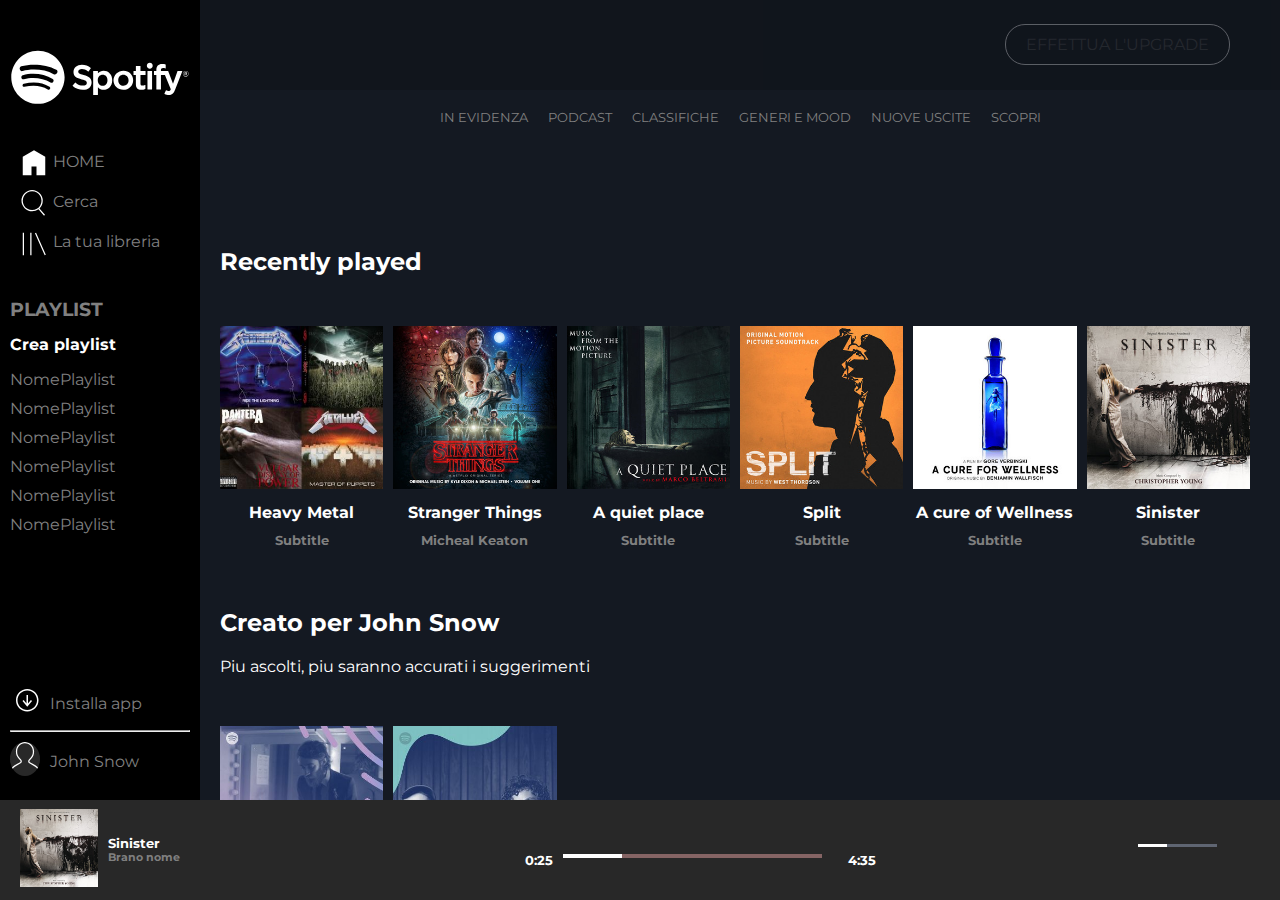
<file: index.html>
<!DOCTYPE html>
<html lang="en">
<head>
    <meta charset="UTF-8">
    <meta http-equiv="X-UA-Compatible" content="IE=edge">
    <meta name="viewport" content="width=device-width, initial-scale=1.0">
    <title>Document</title>
    <!-- FONTAWESOME ICON -->
    <link rel="stylesheet" href="https://cdnjs.cloudflare.com/ajax/libs/font-awesome/6.3.0/css/all.min.css" integrity="sha512-SzlrxWUlpfuzQ+pcUCosxcglQRNAq/DZjVsC0lE40xsADsfeQoEypE+enwcOiGjk/bSuGGKHEyjSoQ1zVisanQ==" crossorigin="anonymous" referrerpolicy="no-referrer" />
    <!-- GOOGLE FONT -->
    <link rel="preconnect" href="https://fonts.googleapis.com">
    <link rel="preconnect" href="https://fonts.gstatic.com" crossorigin>
    <link href="https://fonts.googleapis.com/css2?family=Montserrat:wght@400;500;600&display=swap" rel="stylesheet">

    <!-- CSS STYLE -->
    <link rel="stylesheet" href="css/style.css">
</head>
<body>

    <!-- MAIN WRAPPER FULL PAGE 100VH -->
    <div id="wrapper">

        <!-- MAIN SECTION WITH SIDE NAV AND MAIN SECTION MID -->
        <main class="flex-main">

            <!-- SIDE NAV BAR -->

            <section id="side-bar" class="flex-v">
                <div class="nav-top flex-v">
                         <!-- LOGO -->
                    <div id="logo" >
                        <a href="">
                            <img id="logo-normal" src="img/logo.svg" alt="">
                            <img id="logo-small" src="img/logo-small.svg" alt="">
                        </a>
                    </div>
                    <!-- /LOGO -->

                    <!-- LITTLE LATERAL MENU -->
                    <ul id="menu">                        
                        <li>
                            <img src="img/home.svg" alt="">
                            <span>HOME</span>
                        </li>
                        <li>
                            <img src="img/search.svg" alt="">
                            <span>Cerca</span>
                        </li>
                        <li>
                            <img src="img/libreria.svg" alt="">
                            <span> La tua libreria</span>
                        </li>
                    </ul>
                    <!-- /LITTLE LATERAL MENU -->

                    <!-- PLAYLIST -->
                    <div id="playlist">

                        <!-- TITLE LIST -->
                        
                        <h3>PLAYLIST</h3>
                        <a href="">
                            <h4><i class="fa-solid fa-plus"></i> Crea playlist</h4>
                        </a>
                            <!-- /TITLE LIST -->
                                        
                        <!-- MINILIST OF PLAYLIST -->
                        <ul class="playlist">
                            <li><a href="">NomePlaylist</a></li>
                            <li><a href="">NomePlaylist</a></li>
                            <li><a href="">NomePlaylist</a></li>
                            <li><a href="">NomePlaylist</a></li>
                            <li><a href="">NomePlaylist</a></li>
                            <li><a href="">NomePlaylist</a></li>
                        </ul>
                        <!-- /MINILIST OF PLAYLIST -->

                    </div>
                    <!-- /PLAYLIST -->
                </div>               

                <div id="install">
                    <a href="">
                        <div id="download">
                            <img src="img/download.svg" alt=""> 
                        </div>
                        <span> Installa app</span></h4>                            
                    </a>

                    <div id="download2">
                        <img src="img/download.svg" alt="">
                    </div>
                    <hr>

                    <a href="">
                        <div id="user">
                            <img src="img/profile.svg" alt="">
                        </div>
                        <span> John Snow</span></h3>
                    </a>
                    <div id="user2">
                        <img src="img/profile.svg" alt="">
                    </div>
                </div>
            </section>
            <!-- /SIDE NAV BAR -->

            <!-- CORE OF PAGE -->
            <section id="main">
                <!-- HEADER OF MAIN SECTION -->
                <header>
                    <a href="">EFFETTUA L'UPGRADE</a>
                </header>
                <!-- /HEADER OF MAIN SECTION -->

                <!-- NAVIGATION MENU UNDER HEADER -->
                <ul id="head-nav" class="flex-nav">
                    <a href="">
                        <li>IN EVIDENZA <hr></li>
                    </a>
                    <a href="">
                    <li>PODCAST <hr></li>
                    </a>
                    <a href="">
                    <li>CLASSIFICHE <hr></li>
                    </a>
                    <a href="">
                        <li>GENERI E MOOD <hr></li>
                    </a>
                    <a href="">
                        <li>NUOVE USCITE <hr></li>
                    </a>
                    <a href="">
                        <li>SCOPRI <hr></li>
                    </a>
                </ul>
                <!-- /NAVIGATION MENU UNDER HEADER -->

                <!-- 1 HEAD TITLE -->
                <h2 class="head-title">Recently played</h2>
                <!-- /1HEAD TITLE -->

                <!-- 1 ALBUM CARDS -->
                <div class="row1">
                    <div class="col flex-wrap">
                        <div class="card">
                            <img src="img/metal_lifting.jpg" alt="">
                            <i class="fa-regular fa-circle-play play"></i>
                            <h4 class="title">Heavy Metal</h4>
                            <h5 class="subtitle">Subtitle</h5>
                        </div>
                        <div class="card">
                            <img src="img/stranger.jpeg" alt="">
                            <i class="fa-regular fa-circle-play play"></i>

                            <h4 class="title">Stranger Things</h4>
                            <h5 class="subtitle">Micheal Keaton</h5>
                        </div>
                        <div class="card">
                            <img src="img/aquietplace.jpeg" alt="">
                            <i class="fa-regular fa-circle-play play"></i>
                            <h4 class="title">A quiet place</h4>
                            <h5 class="subtitle">Subtitle</h5>
                        </div>
                        <div class="card">
                            <img src="img/split.jpeg" alt="">
                            <i class="fa-regular fa-circle-play play"></i>
                            <h4 class="title">Split</h4>
                            <h5 class="subtitle">Subtitle</h5>
                        </div>
                        <div class="card">
                            <img src="img/cure.jpeg" alt="">
                            <i class="fa-regular fa-circle-play play"></i>
                            <h4 class="title">A cure of Wellness</h4>
                            <h5 class="subtitle">Subtitle</h5>
                        </div>
                        <div class="card">
                            <img src="img/sinister.jpeg" alt="">
                            <i class="fa-regular fa-circle-play play"></i>
                            <h4 class="title">Sinister</h4>
                            <h5 class="subtitle">Subtitle</h5>
                        </div>
                        
                    </div>
                </div>
                <!-- /1ALBUM CARDS -->

                <!-- 2 HEAD TITLE -->
                <h2 class="head-title">Creato per John Snow</h2>
                <p>Piu ascolti, piu saranno accurati i suggerimenti</p>
                <!-- /2HEAD TITLE -->

                <!-- 2 ALBUM CARDS -->
                <div class="row2">
                    <div class="col flex-wrap">
                        <div class="card">
                            <img src="img/radar.jpeg" alt="">
                            <i class="fa-regular fa-circle-play play"></i>
                            <h4 class="title">Release data</h4>
                        </div>
                        <div class="card">
                            <img src="img/mixdaily.jpeg" alt=""> 
                            <i class="fa-regular fa-circle-play play"></i>
                            <h4 class="title">Daily mix</h4>                           
                        </div>
                                                
                    </div>
                </div>
                <!-- /2ALBUM CARDS -->

                <!-- 3 HEAD TITLE -->
                <h2 class="head-title">Artisti piu popolari</h2>
                <!-- /3 HEAD TITLE -->

                <!-- 3 ALBUM CARDS -->
                <div class="row3">
                    <div class="col flex-wrap">
                        <div class="card">
                            <img src="img/youg.jpeg" alt="">
                            <i class="fa-regular fa-circle-play play"></i>
                            <h4 class="title">Lana Del Rey</h4>
                        </div>
                        <div class="card">
                            <img src="img/einaudi.jpeg" alt="">
                            <i class="fa-regular fa-circle-play play"></i>
                            <h4 class="title">Ludovico Enaudi</h4>
                        </div>
                                                
                    </div>
                </div>
                <!-- /3ALBUM CARDS -->
                
            </section>
            <!-- /CORE OF PAGE -->




        </main>
        <!-- /MAIN SECTION WITH SIDE NAV AND MAIN SECTION MID -->



        <!-- BOTTOM NAVIGATOR -->
        <nav id="nav-bot" class="flex-bot">
            <div id="currently" class="flex-bot">
                <div class="card-bot flex-card-bot">
                    <div id="sinister">
                        <img src="img/sinister.jpeg" alt="">
                    </div>
                    <div class="description">
                        <h4 class="title-bot">Sinister</h4>
                        <h5 class="sub-bot">Brano nome</h5>
                    </div>

                </div>
                <span id="icon">
                    <i class="fa-regular fa-heart"></i>
                    <i class="fa-regular fa-folder"></i>
                </span>
            </div>
            <div id="play" class="flex-v">
                <div id="comand-play">
                    <ul>
                        <li>
                            <i class="fa-solid fa-shuffle"></i>
                        </li>
                        <li>
                            <i class="fa-solid fa-backward-step"></i>
                        </li>
                        <li>
                            <i class="fa-regular fa-circle-play plays"></i>
                        </li>
                        <li>
                            <i class="fa-solid fa-forward-step"></i>
                        </li>
                    </ul>
                </div>
                <div id="progress" class="flex-card-bot" > 
                    <h5>0:25</h5>
                    <div class="bar">
                        <div id="progress-bar"></div>
                        <span class="circle"></span>
                        <div id="under-bar" ></div>
                    </div>
                    <h5>4:35</h5>
                </div>
            </div>
            <div id="comand" class="flex-card-bot">
                <i class="fa-solid fa-bars"></i>
                <i class="fa-solid fa-desktop"></i>
                <i class="fa-solid fa-volume-high"></i>
                <div class="bar">
                    <div id="volume"></div>
                    <span class="circle"></span>
                    <div id="under-volume"></div>
                </div>
            </div>            
        </nav>
        <!-- /BOTTOM NAVIGATOR -->
    </div>
    <!-- /MAIN WRAPPER FULL PAGE 100VH -->



    
</body>
</html>
</file>
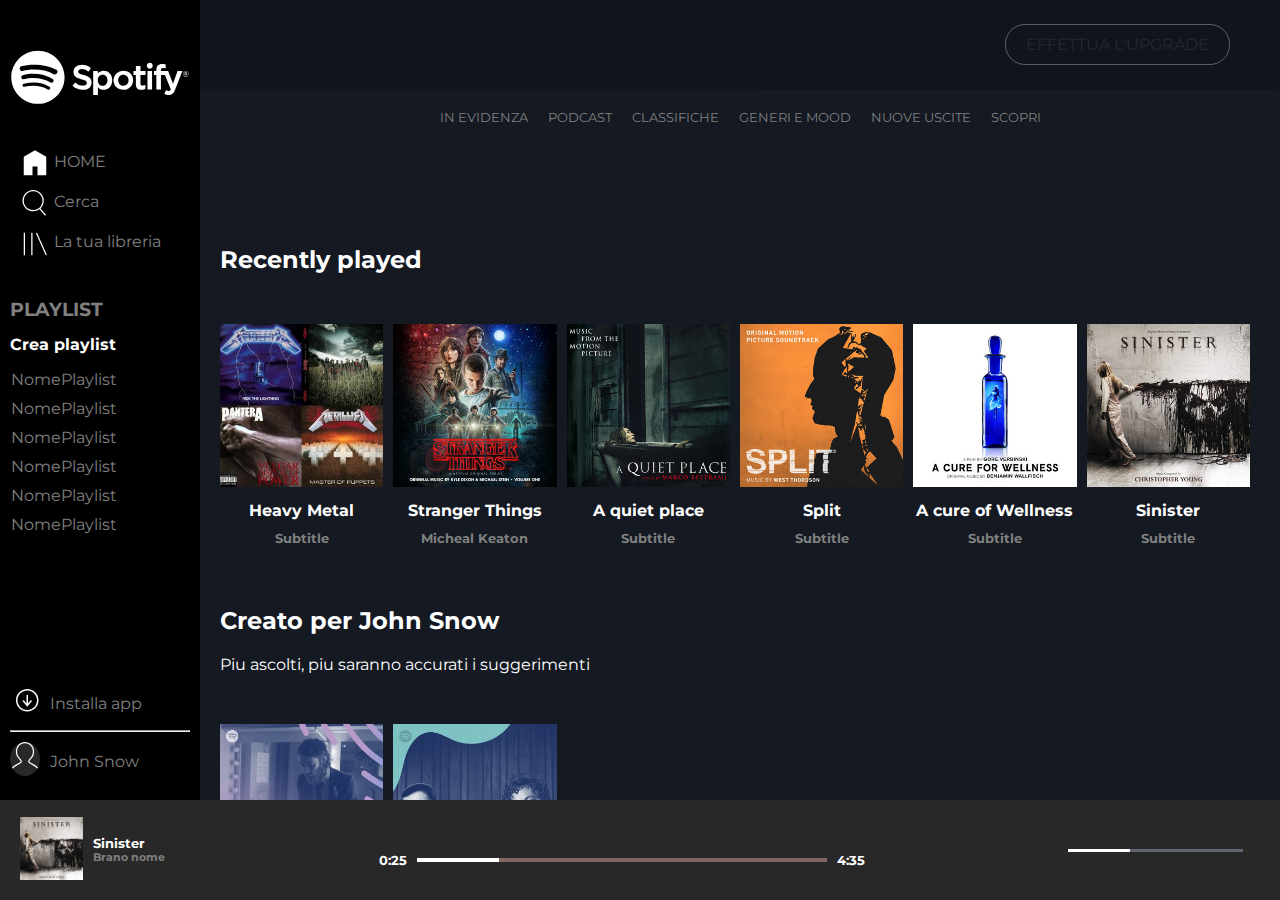
<file: BONUS EXTRA BY OLGA/index.html>
<!DOCTYPE html>
<html lang="en">
<head>
    <meta charset="UTF-8">
    <meta http-equiv="X-UA-Compatible" content="IE=edge">
    <meta name="viewport" content="width=device-width, initial-scale=1.0">
    <title>Document</title>
    <!-- FONTAWESOME ICON -->
    <link rel="stylesheet" href="https://cdnjs.cloudflare.com/ajax/libs/font-awesome/6.3.0/css/all.min.css" integrity="sha512-SzlrxWUlpfuzQ+pcUCosxcglQRNAq/DZjVsC0lE40xsADsfeQoEypE+enwcOiGjk/bSuGGKHEyjSoQ1zVisanQ==" crossorigin="anonymous" referrerpolicy="no-referrer" />
    <!-- GOOGLE FONT -->
    <link rel="preconnect" href="https://fonts.googleapis.com">
    <link rel="preconnect" href="https://fonts.gstatic.com" crossorigin>
    <link href="https://fonts.googleapis.com/css2?family=Montserrat:wght@400;500;600&display=swap" rel="stylesheet">

    <!-- CSS STYLE -->
    <link rel="stylesheet" href="css/style.css">
</head>
<body>

    <!-- MAIN WRAPPER FULL PAGE 100VH -->
    <div id="wrapper">

        <!-- MAIN SECTION WITH SIDE NAV AND MAIN SECTION MID -->
        <main class="flex-main">

            <!-- SIDE NAV BAR -->

            <section id="side-bar" class="flex-v">
                <div class="nav-top flex-v">
                         <!-- LOGO -->
                    <div id="logo" >
                        <a href="">
                            <img id="logo-normal" src="img/logo.svg" alt="">
                            <img id="logo-small" src="img/logo-small.svg" alt="">
                        </a>
                    </div>
                    <!-- /LOGO -->

                    <!-- LITTLE LATERAL MENU -->
                    <ul id="menu">                        
                        <li>
                            <img src="img/home.svg" alt="">
                            <span>HOME</span>
                        </li>
                        <li>
                            <img src="img/search.svg" alt="">
                            <span>Cerca</span>
                        </li>
                        <li>
                            <img src="img/libreria.svg" alt="">
                            <span> La tua libreria</span>
                        </li>
                    </ul>
                    <!-- /LITTLE LATERAL MENU -->

                    <!-- PLAYLIST -->
                    <div id="playlist">

                        <!-- TITLE LIST -->
                        
                        <h3>PLAYLIST</h3>
                        <a href="">
                            <h4><i class="fa-solid fa-plus"></i> Crea playlist</h4>
                        </a>
                            <!-- /TITLE LIST -->
                                        
                        <!-- MINILIST OF PLAYLIST -->
                        <ul class="playlist">
                            <li><a href="">NomePlaylist</a></li>
                            <li><a href="">NomePlaylist</a></li>
                            <li><a href="">NomePlaylist</a></li>
                            <li><a href="">NomePlaylist</a></li>
                            <li><a href="">NomePlaylist</a></li>
                            <li><a href="">NomePlaylist</a></li>
                        </ul>
                        <!-- /MINILIST OF PLAYLIST -->

                    </div>
                    <!-- /PLAYLIST -->
                </div>               

                <div id="install">
                    <a href="">
                        <div id="download">
                            <img src="img/download.svg" alt=""> 
                        </div>
                        <span> Installa app</span></h4>                            
                    </a>

                    <div id="download2">
                        <img src="img/download.svg" alt="">
                    </div>
                    <hr>

                    <a href="">
                        <div id="user">
                            <img src="img/profile.svg" alt="">
                        </div>
                        <span> John Snow</span></h3>
                    </a>
                    <div id="user2">
                        <img src="img/profile.svg" alt="">
                    </div>
                </div>
            </section>
            <!-- /SIDE NAV BAR -->

            <!-- CORE OF PAGE -->
            <section id="main">
                <!-- HEADER OF MAIN SECTION -->
                <header>
                    <a href="">EFFETTUA L'UPGRADE</a>
                </header>
                <!-- /HEADER OF MAIN SECTION -->

                <!-- NAVIGATION MENU UNDER HEADER -->
                <ul id="head-nav" class="flex-nav">
                    <li>
                        <a href="">IN EVIDENZA</a>
                    </li>
                    <li>
                        <a href="">PODCAST</a>
                    </li>
                    <li>
                        <a href="">CLASSIFICHE</a>
                    </li>
                    <li>
                        <a href="">GENERI E MOOD</a>
                    </li>
                    <li>
                        <a href="">NUOVE USCITE</a>
                    </li>
                    <li>
                        <a href="">SCOPRI</a>
                    </li>
                    
                </ul>
                <!-- /NAVIGATION MENU UNDER HEADER -->

                <!-- 1 HEAD TITLE -->
                <h2 class="head-title">Recently played</h2>
                <!-- /1HEAD TITLE -->

                <!-- 1 ALBUM CARDS -->
                <div class="row1">
                    <div class="col flex-wrap">
                        <div class="card">
                            <img src="img/metal_lifting.jpg" alt="">
                            <i class="fa-regular fa-circle-play play"></i>
                            <h4 class="title">Heavy Metal</h4>
                            <h5 class="subtitle">Subtitle</h5>
                        </div>
                        <div class="card">
                            <img src="img/stranger.jpeg" alt="">
                            <i class="fa-regular fa-circle-play play"></i>

                            <h4 class="title">Stranger Things</h4>
                            <h5 class="subtitle">Micheal Keaton</h5>
                        </div>
                        <div class="card">
                            <img src="img/aquietplace.jpeg" alt="">
                            <i class="fa-regular fa-circle-play play"></i>
                            <h4 class="title">A quiet place</h4>
                            <h5 class="subtitle">Subtitle</h5>
                        </div>
                        <div class="card">
                            <img src="img/split.jpeg" alt="">
                            <i class="fa-regular fa-circle-play play"></i>
                            <h4 class="title">Split</h4>
                            <h5 class="subtitle">Subtitle</h5>
                        </div>
                        <div class="card">
                            <img src="img/cure.jpeg" alt="">
                            <i class="fa-regular fa-circle-play play"></i>
                            <h4 class="title">A cure of Wellness</h4>
                            <h5 class="subtitle">Subtitle</h5>
                        </div>
                        <div class="card">
                            <img src="img/sinister.jpeg" alt="">
                            <i class="fa-regular fa-circle-play play"></i>
                            <h4 class="title">Sinister</h4>
                            <h5 class="subtitle">Subtitle</h5>
                        </div>
                        
                    </div>
                </div>
                <!-- /1ALBUM CARDS -->

                <!-- 2 HEAD TITLE -->
                <h2 class="head-title">Creato per John Snow</h2>
                <p>Piu ascolti, piu saranno accurati i suggerimenti</p>
                <!-- /2HEAD TITLE -->

                <!-- 2 ALBUM CARDS -->
                <div class="row2">
                    <div class="col flex-wrap">
                        <div class="card">
                            <img src="img/radar.jpeg" alt="">
                            <i class="fa-regular fa-circle-play play"></i>
                            <h4 class="title">Release data</h4>
                        </div>
                        <div class="card">
                            <img src="img/mixdaily.jpeg" alt=""> 
                            <i class="fa-regular fa-circle-play play"></i>
                            <h4 class="title">Daily mix</h4>                           
                        </div>
                                                
                    </div>
                </div>
                <!-- /2ALBUM CARDS -->

                <!-- 3 HEAD TITLE -->
                <h2 class="head-title">Artisti piu popolari</h2>
                <!-- /3 HEAD TITLE -->

                <!-- 3 ALBUM CARDS -->
                <div class="row3">
                    <div class="col flex-wrap">
                        <div class="card">
                            <img src="img/youg.jpeg" alt="">
                            <i class="fa-regular fa-circle-play play"></i>
                            <h4 class="title">Lana Del Rey</h4>
                        </div>
                        <div class="card">
                            <img src="img/einaudi.jpeg" alt="">
                            <i class="fa-regular fa-circle-play play"></i>
                            <h4 class="title">Ludovino Enaudi</h4>
                        </div>
                                                
                    </div>
                </div>
                <!-- /3ALBUM CARDS -->
                
            </section>
            <!-- /CORE OF PAGE -->




        </main>
        <!-- /MAIN SECTION WITH SIDE NAV AND MAIN SECTION MID -->



        <!-- BOTTOM NAVIGATOR -->
        <nav id="nav-bot" class="flex-bot">
            <div id="currently" class="flex-bot">
                <div class="card-bot flex-card-bot">
                    <div id="sinister">
                        <img src="img/sinister.jpeg" alt="">
                    </div>
                    <div class="description">
                        <h4 class="title-bot">Sinister</h4>
                        <h5 class="sub-bot">Brano nome</h5>
                    </div>

                </div>
                <span id="icon">
                    <i class="fa-regular fa-heart"></i>
                    <i class="fa-regular fa-folder"></i>
                </span>
            </div>

            <div id="play" class="flex-v">
                <div id="comand-play">
                    <ul>
                        <li>
                            <i class="fa-solid fa-shuffle"></i>
                        </li>
                        <li>
                            <i class="fa-solid fa-backward-step"></i>
                        </li>
                        <li>
                            <i class="fa-regular fa-circle-play plays"></i>
                        </li>
                        <li>
                            <i class="fa-solid fa-forward-step"></i>
                        </li>
                    </ul>
                </div>
                <div id="progress" class="flex-card-bot" > 
                    <h5>0:25</h5>
                    <div class="bar">
                        <div id="progress-bar"></div>
                        <!-- <span class="circle"></span> -->
                        <div id="under-bar" ></div>
                    </div>
                    <h5>4:35</h5>
                </div>
            </div>
            
            <div id="comand" class="flex-card-bot">
                <i class="fa-solid fa-bars"></i>
                <i class="fa-solid fa-desktop"></i>
                <i class="fa-solid fa-volume-high"></i>
                <div class="bar">
                    <div id="volume"></div>
                    <!-- <span class="circle"></span> -->
                    <div id="under-volume"></div>
                </div>
            </div>            
        </nav>
        <!-- /BOTTOM NAVIGATOR -->
    </div>
    <!-- /MAIN WRAPPER FULL PAGE 100VH -->



    
</body>
</html>
</file>
<file: BONUS EXTRA BY OLGA/css/style.css>
/* BONUS EXTRA: 
- FAR SI CHE LA SIDE BAR, AL DIMINUIRE DI HEIGHT DI TUTTO IL BODY, SI ADATTI SENZA FAR 
  SCOMPARIRE GLI ITEM, ALL'OCCORRENZA CHE COMPAIA SCROLL BAR Y

- CERCARE DI USARE PSEUDOCLASSE PER FAR COMPARIRE I BONUS DELLA LINEE VERDI SIA NELLA SIDE
   BAR CHE NELLA NAV BAR SOTTO HEADER */

   
/* RESET */

* {
    margin: 0;
    padding: 0;
    box-sizing: border-box;
}

body{
    font-family: 'Montserrat', sans-serif;
    font-size: 1rem;
    color: white;
}

/* VARIABLES
COMMONS */

img {
    max-width: 100%;
}

a {
    text-decoration: none;
    color: rgb(255, 255, 255);
}

:root{
    --sidebar: #000000;
    --header: #080B12 ;
    --navbot: #282828 ;
    --main: #141922;
}

ul {
    list-style-type: none;
}

.flex-main {
    display: flex;
}

.flex-wrap {
    display: flex;
    flex-wrap: wrap;
    gap: 10px;       
}

.flex-v {
    display: flex;
    flex-direction: column;
    justify-content: space-between;
    gap: 20px;
    padding: 20px 0;
}

.flex-nav {
    display: flex;
    justify-content: center;
    align-items: center;
    gap: 20px;
    font-size: .8rem;
}

.flex-bot {
    display: flex;
    justify-content: space-between;
    align-items: center;
}

.flex-card-bot {
    display: flex;
    gap: 10px;
    align-items: center;
    
}



/* ################################################################# */
                        /* DESKTOP FIRST VIEW max-width: 1200px */
/* #################################################################### */

/* ALL MAIN WRAPPER */

#wrapper {
    /* max-width: 1200px; */
    width: 100%;
    height: 100vh;
    position: fixed;
    /* debug */
    /* background-color: rgb(75, 75, 12); */
}

/* -------------------------------------------------------------- */

/* BOT NAV COMANDS */

#nav-bot {
    width: 100%;
    height: 100px;
    background-color: var(--navbot);
    /* debug */
    /* border: 1px solid green; */
}

#nav-bot > * {
    margin: 10px 20px;
    /* debug */
    /* border: 1px solid red; */
}

#currently *, #play *, #comand *{
    cursor: pointer;
}

#nav-bot #play {
    margin-left: 10px;
    /* padding-left: 10px; */
}
#currently {
    width: 250px;
}

#comand {
    width: 250px;
    position: relative;

}

#nav-bot #play{
    width: 40%;
    padding: 10px 0;
    align-items: center;
}

#currently i {
    margin: 0 10px;    
}

#comand-play {
    margin-right: 50px;
}


#comand-play ul{
    display: flex;
    gap: 40px;
    margin-left: -25px;
    align-items: center;
}

.card-bot #sinister {
    max-width: 30%;
    min-width: 30%;
}

.description h5 {
    color: gray;
}

/* BONUS NAV BOT HOVER */

.description h5:hover {
    color: white;
    text-decoration: underline;
}

#icon i:hover {
    color: white;
    scale: 1.2;
}

#volume {
    width: 40%;
    height: 3px;
    background-color: white;
    display: inline-block;
}

#under-volume{
    width: 60%;
    height: 3px;
    background-color: #5f6572;
    position: relative;
    left: -13px;
}

#currently .description {
    font-size: .8rem;
}

#icon {
    display: flex;
    
}

#progress, #progress.bar {
    width: 100%;
}





/* HO VOLUTO USARE STO TRUCCHETTO PER NON ESAURIRMI */
.bar {
    display: flex;
    width: 80%;
    
}
#progress-bar {
    width: 20%;
    height: 4px;
    background-color: white;
    display: inline-block;
    position: relative;
    
}

#under-bar {
    width: 80%;
    height: 4px;
    background-color: rgb(133, 100, 100);
    position: relative;
    
}

/* EXTRA BONUS HOVER WITH AFTER PSEUDOELEMENT */



#progress .bar:hover #progress-bar:after{
    content: "";
    display: block;
    width: 15px;
    height: 15px;
    border-radius: 50%;
    background-color: green;
    position: absolute;
    right: -4px;
    bottom: -5px;
    z-index: 1;
}

#comand .bar:hover #volume::after{
    content: "";
    display: block;
    width: 15px;
    height: 15px;
    border-radius: 50%;
    background-color: green;
    position: absolute;
    right: 87px;    
    bottom: -1px;
    z-index: 1;
}

#progress .bar:hover #under-bar{
    /* width: calc(80% - 5px); */
}




/* .bar .circle {
    height: 12px;
    width: 12px;
    /* display: inline-block; */
    /* border: 1px solid green;
    border-radius: 50%;
    background-color: green;
    position: relative;
    left: 0px;
    top: -3px;
    /* display: none; */
    /* opacity: 0; */

/* .bar:hover .circle {
    opacity: 1;
    z-index: 1;
    left: -4px;
} */



.bar:hover #progress-bar {
    background-color: green;
    
}

#comand .bar:hover #volume{
    background-color: green;
}



#comand > * {
    margin: 0 4px;
}

#comand-play .plays {
    font-size: 1.6rem;
}

#comand-play ul:hover .plays {
    transform: scale(1.3);
}


/* ------------------------------------------------------------------- */

/* LEFT LATERAL BAR */


/* BONUS EXTRA, ADD A SIMPLY SCROLLBAR Y AUTO */

#side-bar {
    width: 200px;
    height: 100%;
    background-color: var(--sidebar);
    overflow-y: auto;
    /* debug */
    /* border: 1px solid green; */
}

#logo-small{
    display: none;
}

#side-bar > * {
    color: gray;
    
    /* debug */
    /* border: 1px solid red; */
}

#side-bar li a {
    color: gray;
}


#side-bar a, #{
    color: grey;
}

#menu li > img {
    width: 30px; 
    vertical-align: middle;
}

#side-bar .nav-top, #menu, #install {
    width: 90%;
    margin: 0 auto;
}

#install > a {
    display: flex;
    gap: 10px;
    align-items: center;
    color: gray;
}

#install div{
    width: 30px;    
}

#install {
    justify-self: flex-end;    
}

#download2, #user2 {
    display: none;
}

#menu > *, #logo, #playlist  * {
    margin: 10px 0;
}

#playlist i {
    background-color: white;
    color: black;
    font-size: 1.5em;
    vertical-align: middle;    
}

#side-bar hr {
    margin: 10px auto;
    width: 100%;
    color: gray;
}


#user img, #user2 img {
    background-color: var(--navbot);
    border-radius: 50%;
    
}

/* BONUS SIDE BAR */

#menu, .playlist {
    position: relative;
}

#menu li:hover span, #playlist h3:hover{
    color: white;
    cursor: pointer;
}

#menu li, .playlist li {
    border-left: 1px solid transparent;
    /* debug */
    /* border-left: 1px solid red; */
}


/* BONUS EXTRA HOVER  */


#menu li:hover::before, .playlist li:hover:before {
    content: "";
    /* border-left: 1px solid green; */
    position: absolute;
    height: 25%;
    width: 1px;
    left: -8px;
    background-color: green;
}

.playlist li:hover:before {
    content: "";
    /* border-left: 1px solid green; */
    position: absolute;
    height: 15%;
    width: 1px;
    left: -8px;
    background-color: green;
}

/* #menu li:hover, .playlist li:hover{
    border-left: 2px solid green;
    cursor: pointer;
} */

#side-bar .playlist li:hover a{
    color: white;
    filter: brightness(1);
    
}

#install span:hover {
    color: white;
}



/* --------------------------------------------------------------------*/


/* MAIN SECTION WITH ALBUM */

main {
    width: 100%;
    height: calc(100% - 100px);
    background-color: var(--main);
    /* debug */
    /* border: 1px solid peru; */
}



#main {
    width: calc(100% - 200px);
    height: 100%;
    overflow-y: auto;
    position: relative;
    /* padding: 10px 20px; */
    /* debug */
    /* border: 1px solid red; */

}

#main > *:not(header) {
    padding: 10px 20px;
}

#main header {
    text-align: end;
    height: 90px;
    line-height: 90px;
    width: calc(100% - 200px);
    position: fixed;
    z-index: 998;
    top: 0;
    opacity: .3;    
    background-color: rgba(0,0,0, .5);
    padding-right: 50px ;
    /* debug */
    /* border: 1px solid yellow; */
}

#main header > a {
    border: 1px solid white;
    border-radius: 20px;
    padding: 10px 20px;
    opacity: 1;
    color: rgb(75, 75, 75);
}

/* BONUS HEADER */

#main header > a:hover {
    font-size: 1.3rem;
    color: white;
            
}

#main li a, #main .subtitle {
    color: gray;
}

#main hr {
    opacity: 0;
    width: 60%;
    margin: 0 auto;
    border: 1px solid yellowgreen;
}


/* BONUS NAV LIST  */

#head-nav li a {
    position: relative;
}

#head-nav li a:hover::before {
  content: "";
  position: absolute;
  width: 100%;
  height: 2px;
  bottom: -5px;
  background-color: green;
  
}


#head-nav li:hover a{
    color: white;
}



#main ul {
    margin: 100px auto;
    text-align: center;
    
    /* debug */
    /* border: 1px solid black; */
} 



.row1, .row2, .row3 {
    margin: 30px 0;
}

.card {
    cursor: pointer;  /*for to appear hand in card*/
    width: calc(100% / 6 - 10px);
    position: relative;

    /* debug */
    /* border: 1px solid red; */
}

.card h4, .card h5 {
    text-align: center;
    margin: 10px 0;
} 

.row3 img {
    border-radius: 50%;
}



.play {
    display: none;      
    font-size: 5rem;
    position: absolute;
    top: 50%;
    left: 50%;
    transform: translate(-43%, -93%);  
    
}

/* BONUS CARD */

.card:hover .play {
    display: block;       
}


.card:hover img{
    opacity: .5;
}



/* ################################################################# */
                        /* <= 1100px VIEW  */
/* #################################################################### */
@media  screen and (max-width:1100px) {
    .card {
        width: calc(100% / 4 - 10px);
    }
    
}




/* ################################################################# */
                        /* <=700px VIEW  */
/* #################################################################### */


@media  screen and (max-width:700px) {
    .card {
        width: calc(100% / 2 - 10px);
    }
    
    .main li{
        width: calc(100% / 3 - 10px);
    }

    #main .flex-nav {
        display: flex;
        flex-wrap: wrap;
        gap: 10px;
    }


    #icon {
        display: flex;
        flex-direction: column;
    }
}





/* ################################################################# */
                        /* <=600px VIEW  */
/* #################################################################### */


@media  screen and (max-width:600px) {

    #main, #main header {
        width: calc(100% - 50px);
    }
    
    #side-bar {
        width: 50px;
        align-items: center;
    }   

    #logo-normal {
        display: none;
    }

    #logo-small {
        display: block;
        width: 30px;
    }
    
    #playlist {
        display: none;
    }

    #menu li {
        width: 30px;
    }

    #menu li > span {
        display: none;
    }

    #install a {
        display: none;
    }

    #install #download2, #install #user2 {
        width: 30px;
        display: block;
    }

    

    
}
</file>
<file: css/style.css>
/* RESET */

* {
    margin: 0;
    padding: 0;
    box-sizing: border-box;
}

body{
    font-family: 'Montserrat', sans-serif;
    font-size: 1rem;
    color: white;
}

/* VARIABLES
COMMONS */

img {
    max-width: 100%;
}

a {
    text-decoration: none;
    color: white;
}

:root{
    --sidebar: #000000;
    --header: #080B12 ;
    --navbot: #282828 ;
    --main: #141922;
}

ul {
    list-style-type: none;
}

.flex-main {
    display: flex;
}

.flex-wrap {
    display: flex;
    flex-wrap: wrap;
    gap: 10px;       
}

.flex-v {
    display: flex;
    flex-direction: column;
    justify-content: space-between;
    gap: 20px;
    padding: 20px 0;
}

.flex-nav {
    display: flex;
    justify-content: center;
    align-items: center;
    gap: 20px;
    font-size: .8rem;
}

.flex-bot {
    display: flex;
    justify-content: space-between;
    align-items: center;
}

.flex-card-bot {
    display: flex;
    gap: 10px;
    align-items: center;
    
}



/* ################################################################# */
                        /* DESKTOP FIRST VIEW max-width: 1200px */
/* #################################################################### */

/* ALL MAIN WRAPPER */

#wrapper {
    /* max-width: 1200px; */
    width: 100%;
    height: 100vh;
    position: fixed;
    /* debug */
    /* background-color: rgb(75, 75, 12); */
}

/* -------------------------------------------------------------- */

/* BOT NAV COMANDS */

#nav-bot {
    width: 100%;
    height: 100px;
    background-color: var(--navbot);
    /* debug */
    /* border: 1px solid green; */
}

#nav-bot > * {
    margin: 10px 20px;
    /* debug */
    /* border: 1px solid red; */
}

#currently *, #play *, #comand *{
    cursor: pointer;
}


#nav-bot #currently {
    width: 300px;
}
#nav-bot #comand {
    width: 180px;
}

#nav-bot #play{
    width: 40%;
    padding: 10px 0;
    align-items: center;
}

#currently i {
    margin: 0 10px;    
}

#comand-play ul{
    display: flex;
    gap: 40px;
    margin-left: -25px;
    align-items: center;
}

.card-bot #sinister {
    max-width: 30%;
    min-width: 30%;
}

.description h5 {
    color: gray;
}

/* BONUS NAV BOT HOVER */

.description h5:hover {
    color: white;
    text-decoration: underline;
}

#icon i:hover {
    color: white;
    scale: 1.2;
}

#volume {
    width: 30px;
    height: 3px;
    background-color: white;
    display: inline-block;
}

#under-volume{
    width: 50px;
    height: 3px;
    background-color: #5f6572;
    position: relative;
    left: -13px;
}

#currently .description {
    font-size: .8rem;
}

#icon {
    display: flex;
    
}

#progress {
    max-width: 100%;
}



/* HO VOLUTO USARE STO TRUCCHETTO PER NON ESAURIRMI */
.bar {
    display: flex;
    
}
#progress-bar {
    width: 63px;
    height: 4px;
    background-color: white;
    display: inline-block;
    
}

#under-bar {
    width: 200px;
    height: 4px;
    background-color: rgb(133, 100, 100);
    position: relative;
    left: -16px;    
}



.bar .circle {
    height: 12px;
    width: 12px;
    /* display: inline-block; */
    border: 1px solid green;
    border-radius: 50%;
    background-color: green;
    position: relative;
    left: 0px;
    top: -3px;
    /* display: none; */
    opacity: 0;
}

.bar:hover .circle {
    opacity: 1;
    z-index: 1;
    left: -4px;
}

.bar:hover #progress-bar {
    background-color: green;
    width: 66px;
}

#comand .bar:hover #volume{
    background-color: green;
}



#comand > * {
    margin: 0 4px;
}

#comand-play .plays {
    font-size: 1.6rem;
}

#comand-play ul:hover .plays {
    transform: scale(1.3);
}


/* ------------------------------------------------------------------- */

/* LEFT LATERAL BAR */

#side-bar {
    width: 200px;
    height: 100%;
    background-color: var(--sidebar);
    /* debug */
    /* border: 1px solid green; */
}

#logo-small{
    display: none;
}

#side-bar > * {
    color: gray;
    
    /* debug */
    /* border: 1px solid red; */
}

#side-bar li a {
    color: gray;
}


#side-bar a, #{
    color: grey;
}

#menu li > img {
    width: 30px; 
    vertical-align: middle;
}

#side-bar .nav-top, #menu, #install {
    width: 90%;
    margin: 0 auto;
}

#install > a {
    display: flex;
    gap: 10px;
    align-items: center;
    color: gray;
}

#install div{
    width: 30px;    
}

#install {
    justify-self: flex-end;    
}

#download2, #user2 {
    display: none;
}

#menu > *, #logo, #playlist  * {
    margin: 10px 0;
}

#playlist i {
    background-color: white;
    color: black;
    font-size: 1.5em;
    vertical-align: middle;    
}

#side-bar hr {
    margin: 10px auto;
    width: 100%;
    color: gray;
}


#user img, #user2 img {
    background-color: var(--navbot);
    border-radius: 50%;
    
}

/* BONUS SIDE BAR */


#menu li:hover, .playlist li:hover{
    border-left: 2px solid green;
    cursor: pointer;
}

#side-bar .playlist li:hover a{
    color: white;
    filter: brightness(1);
    
}

#install span:hover {
    color: white;
}



/* --------------------------------------------------------------------*/


/* MAIN SECTION WITH ALBUM */

main {
    width: 100%;
    height: calc(100% - 100px);
    background-color: var(--main);
    /* debug */
    /* border: 1px solid peru; */
}



#main {
    width: calc(100% - 200px);
    height: 100%;
    overflow-y: auto;
    position: relative;
    /* padding: 10px 20px; */
    /* debug */
    /* border: 1px solid red; */

}

#main > *:not(header) {
    padding: 10px 20px;
}

#main header {
    text-align: end;
    height: 90px;
    line-height: 90px;
    width: calc(100% - 200px);
    position: fixed;
    z-index: 998;
    top: 0;
    opacity: .3;    
    background-color: rgba(0,0,0, .5);
    padding-right: 50px ;
    /* debug */
    /* border: 1px solid yellow; */
}

#main header > a {
    border: 1px solid white;
    border-radius: 20px;
    padding: 10px 20px;
    opacity: 1;
    color: rgb(75, 75, 75);
}

/* BONUS HEADER */

#main header > a:hover {
    font-size: 1.3rem;
    color: white;
            
}

#main li, #main .subtitle {
    color: gray;
}

#main hr {
    opacity: 0;
    width: 60%;
    margin: 0 auto;
    border: 1px solid yellowgreen;
}


/* BONUS NAV LIST  */

#head-nav li:hover{
    color: white;
}

#head-nav li:hover hr{
    display: block;
    opacity: 1;
}

#main ul {
    margin: 100px auto;
    text-align: center;
    
    /* debug */
    /* border: 1px solid black; */
} 



.row1, .row2, .row3 {
    margin: 30px 0;
}

.card {
    cursor: pointer;  /*for to appear hand in card*/
    width: calc(100% / 6 - 10px);
    position: relative;
    /* debug */
    /* border: 1px solid red; */
}

.card h4, .card h5 {
    text-align: center;
    margin: 10px 0;
} 

.row3 img {
    border-radius: 50%;
}



.play {
    display: none;      
    font-size: 5rem;
    position: absolute;
    top: 50%;
    left: 50%;
    transform: translate(-43%, -93%);  
    
}

/* BONUS CARD */

.card:hover .play {
    display: block;       
}


.card:hover img{
    opacity: .5;
}



/* ################################################################# */
                        /* <= 1100px VIEW  */
/* #################################################################### */
@media  screen and (max-width:1100px) {
    .card {
        width: calc(100% / 4 - 10px);
    }
    
}




/* ################################################################# */
                        /* <=700px VIEW  */
/* #################################################################### */


@media  screen and (max-width:700px) {
    .card {
        width: calc(100% / 2 - 10px);
    }
    
    .main li{
        width: calc(100% / 3 - 10px);
    }

    #main .flex-nav {
        display: flex;
        flex-wrap: wrap;
        gap: 10px;
    }


    #icon {
        display: flex;
        flex-direction: column;
    }
}





/* ################################################################# */
                        /* <=600px VIEW  */
/* #################################################################### */


@media  screen and (max-width:600px) {

    #main, #main header {
        width: calc(100% - 50px);
    }
    
    #side-bar {
        width: 50px;
        align-items: center;
    }   

    #logo-normal {
        display: none;
    }

    #logo-small {
        display: block;
        width: 30px;
    }
    
    #playlist {
        display: none;
    }

    #menu li {
        width: 30px;
    }

    #menu li > span {
        display: none;
    }

    #install a {
        display: none;
    }

    #install #download2, #install #user2 {
        width: 30px;
        display: block;
    }

    

    
}
</file>
